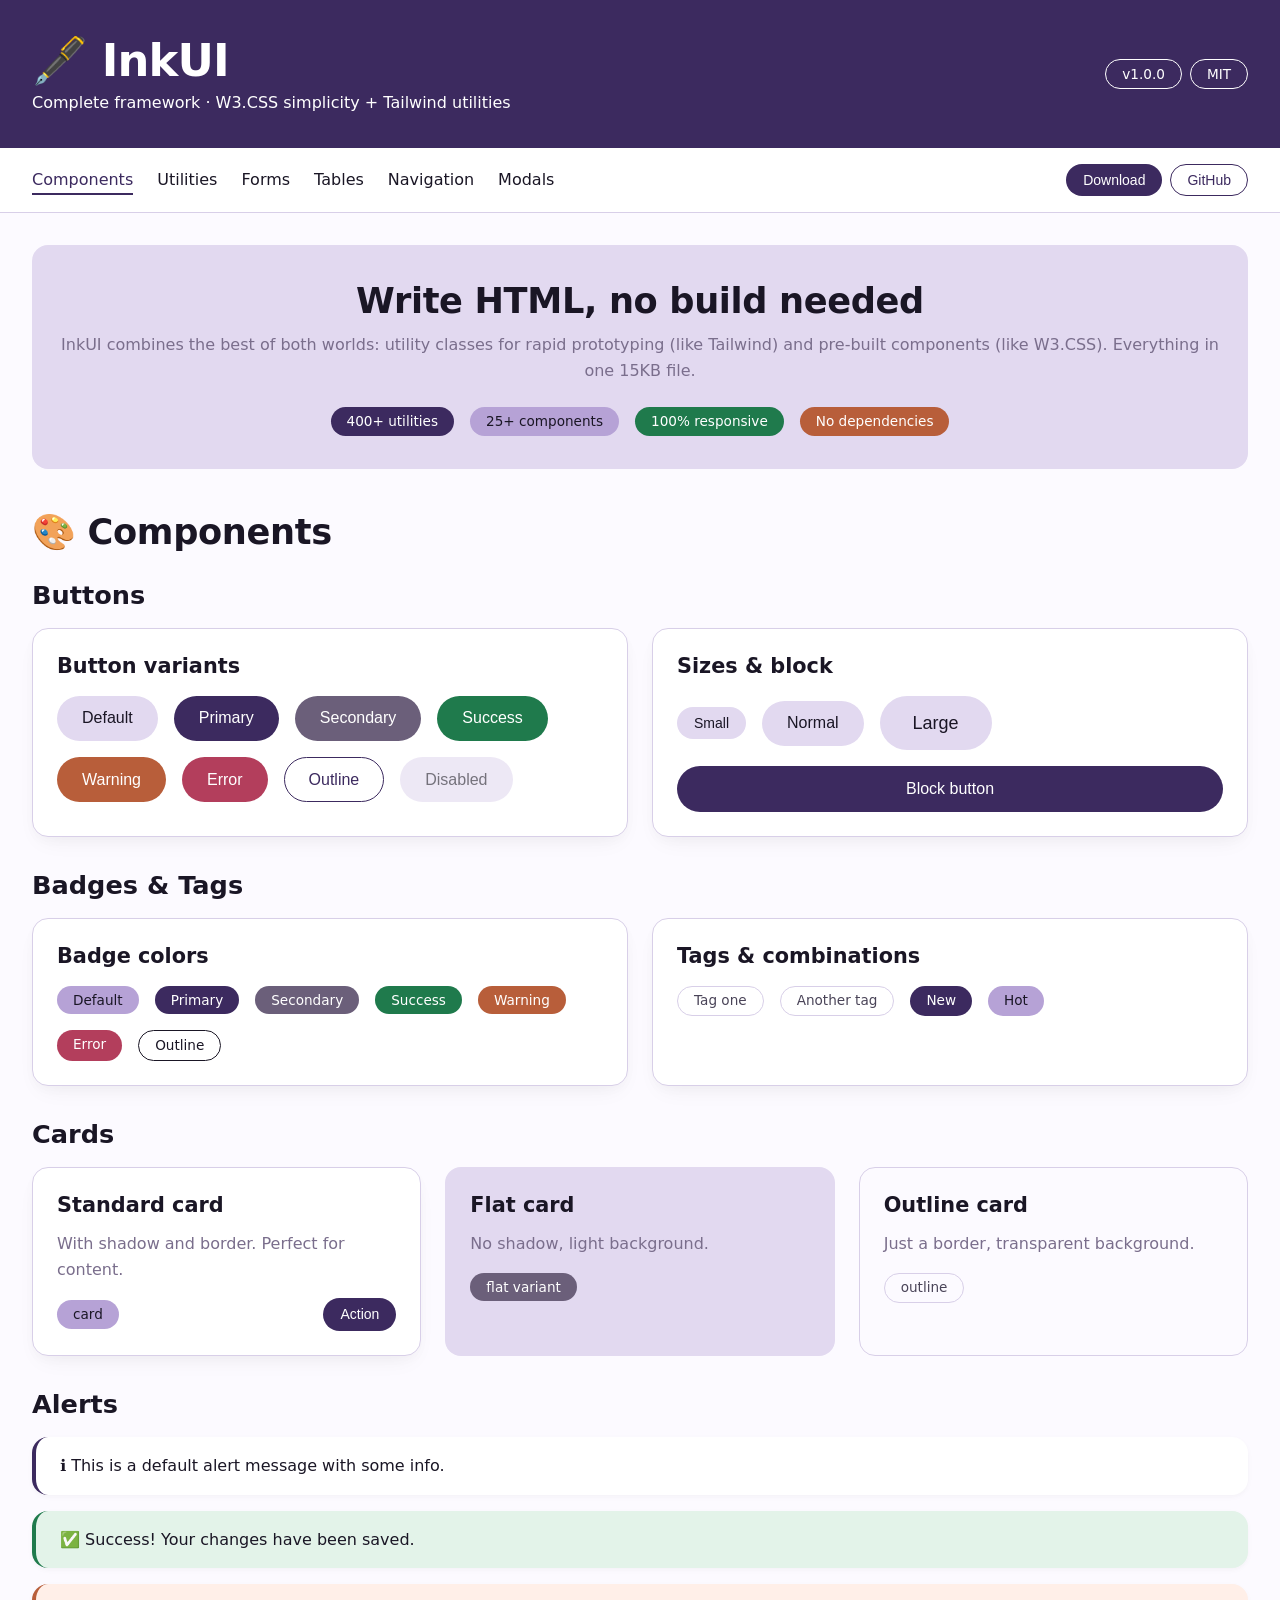
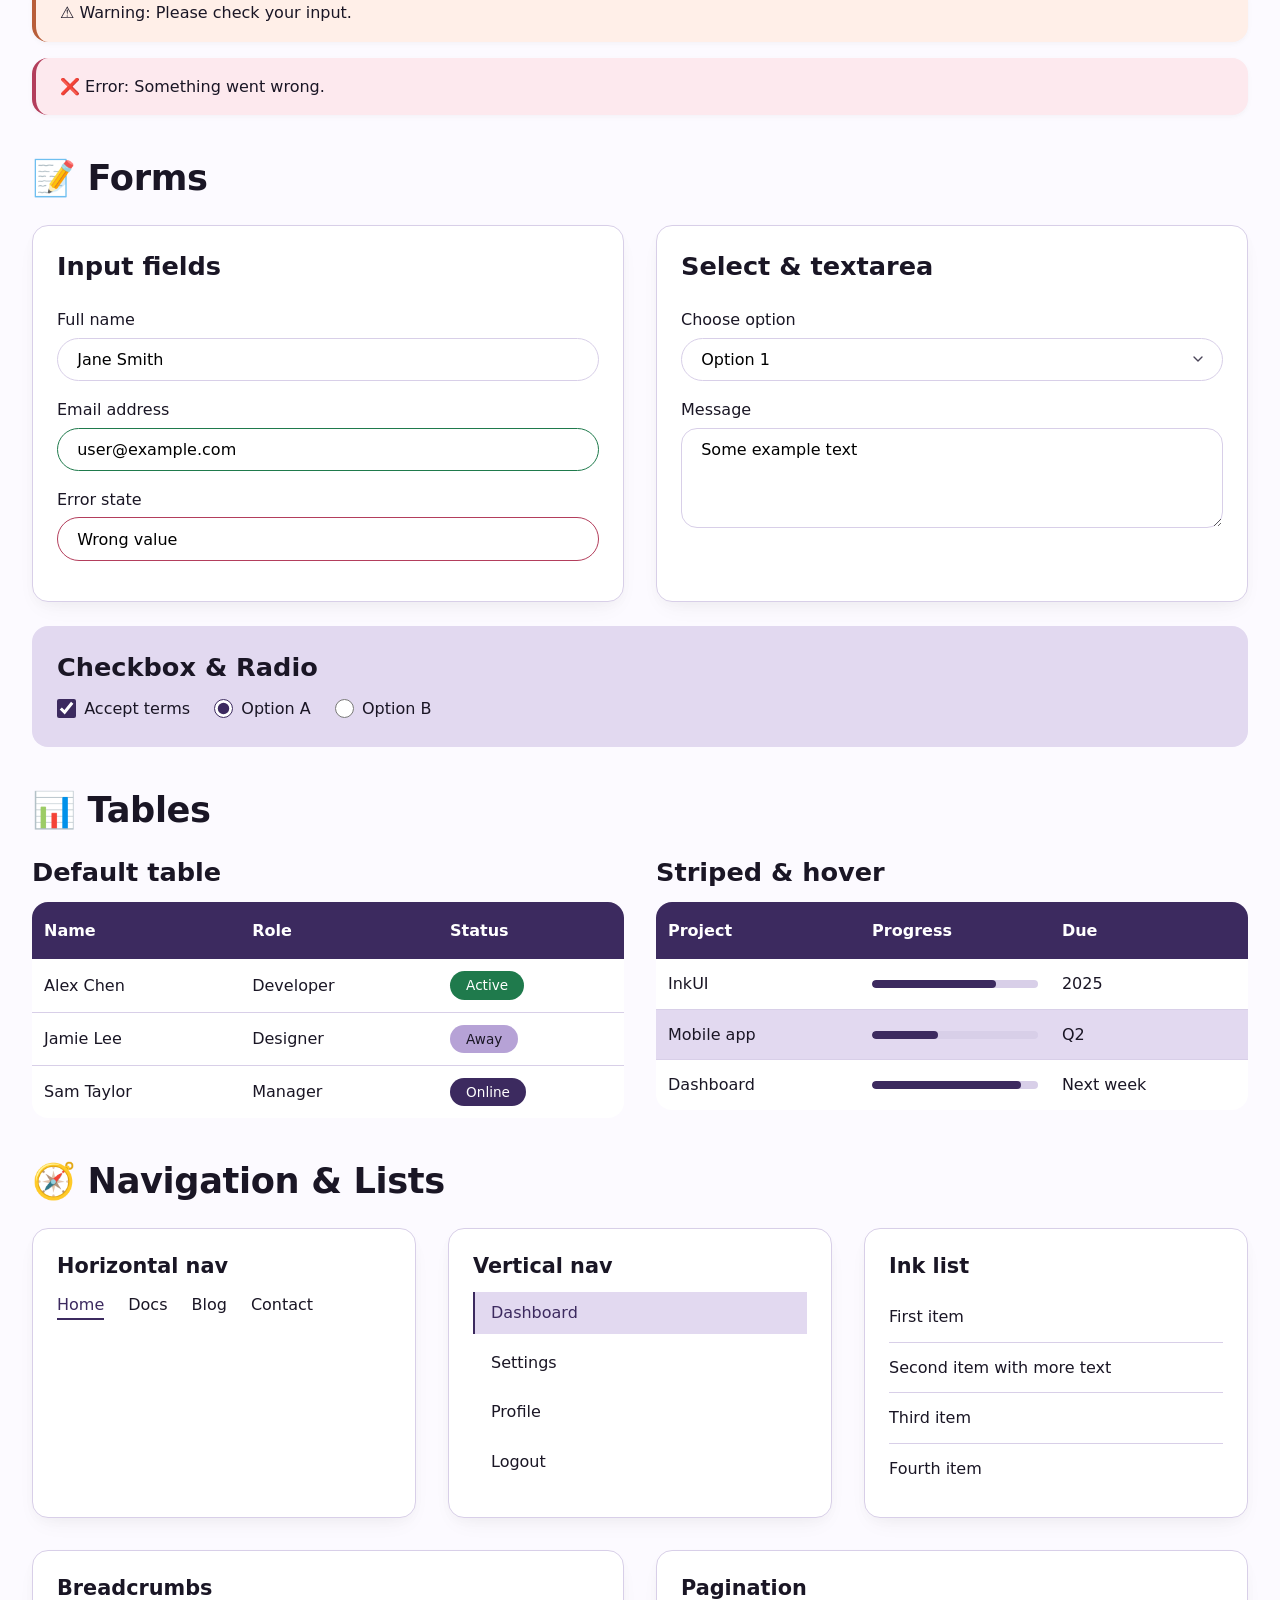
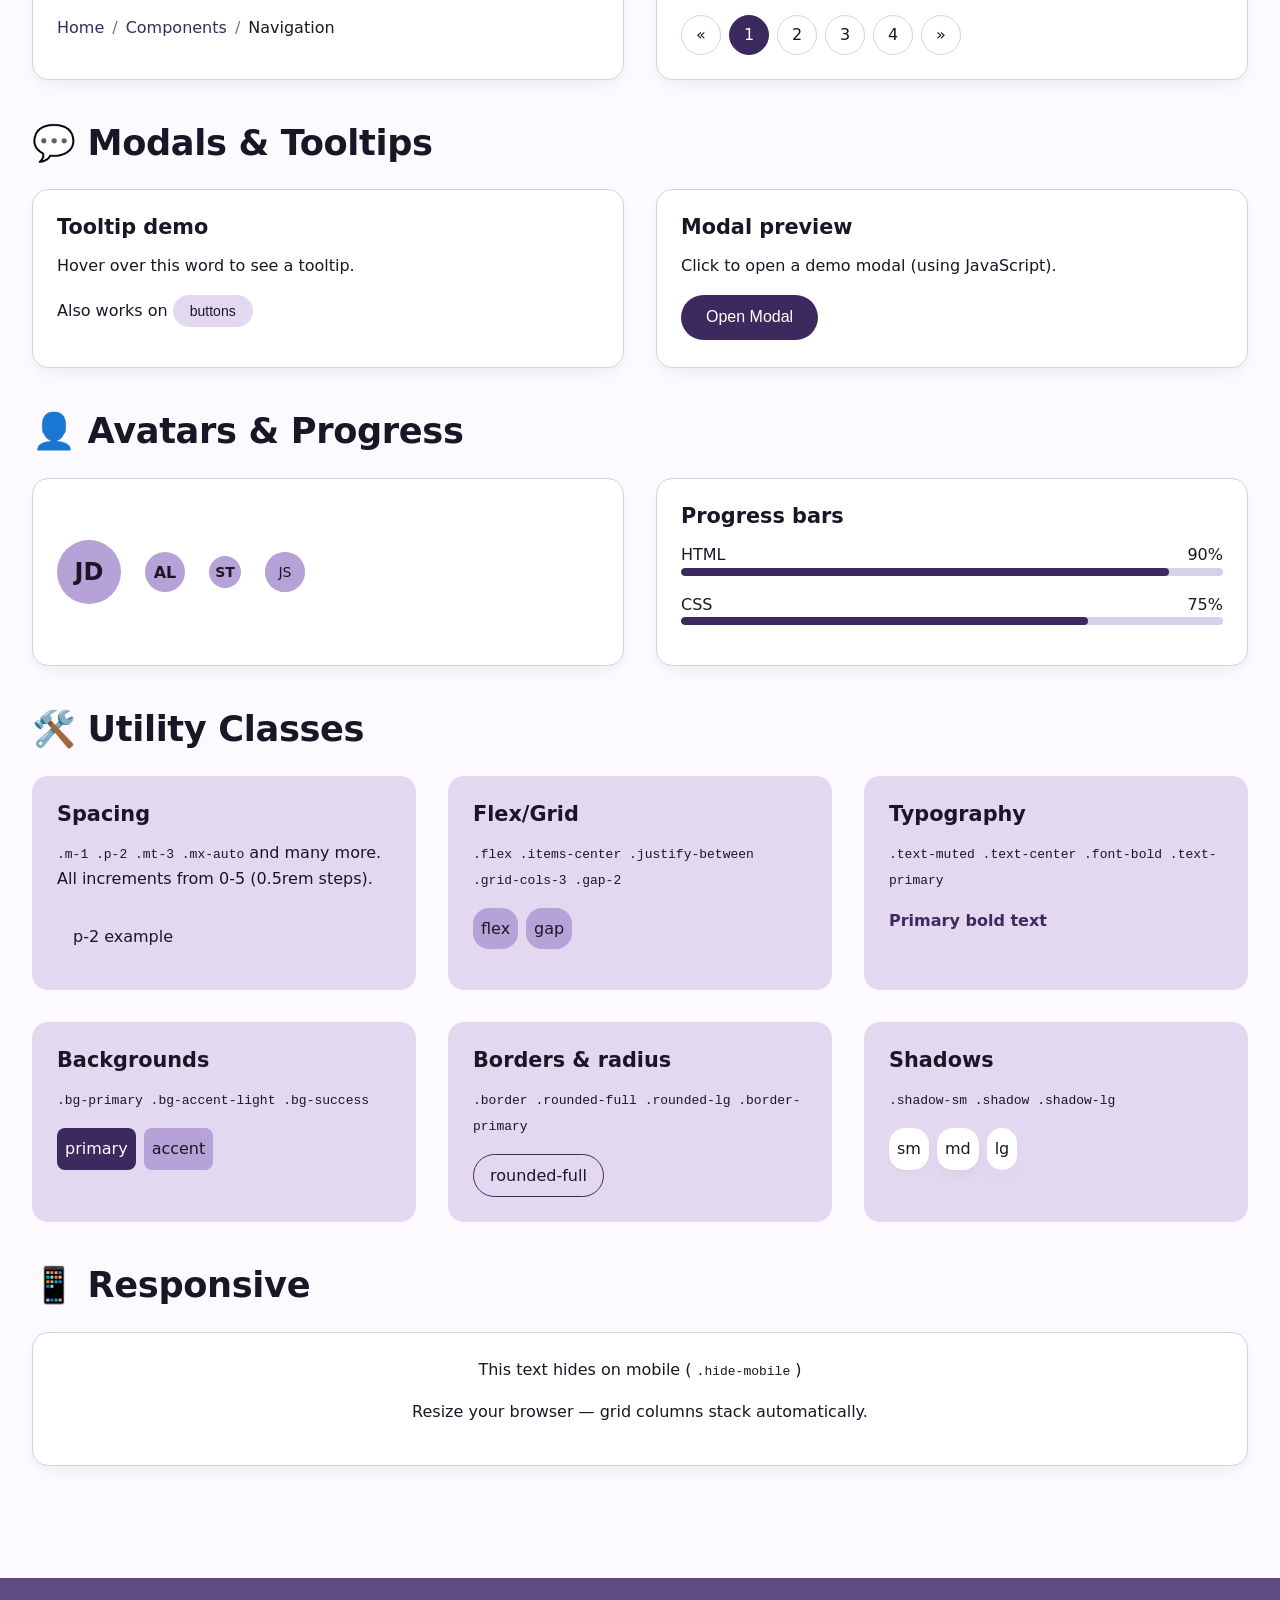
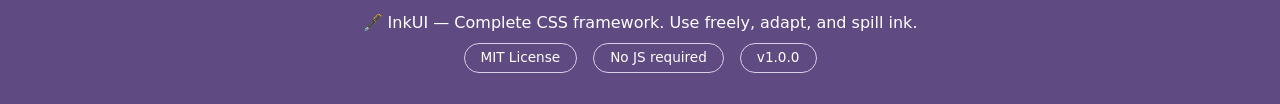
<file: index.html>
<!DOCTYPE html>
<html lang="en">
<head>
  <meta charset="UTF-8">
  <meta name="viewport" content="width=device-width, initial-scale=1.0">
  <title>InkUI · complete framework showcase</title>
 <link rel="stylesheet" href="InkUI.css">
</head>
<body>
  <!-- ===== HERO SECTION ===== -->
  <div class="bg-primary text-white py-4">
    <div class="container">
      <div class="flex items-center justify-between flex-wrap gap-2">
        <div>
          <h1 class="text-white mb-0">🖋️ InkUI</h1>
          <p class="text-accent mb-0">Complete framework · W3.CSS simplicity + Tailwind utilities</p>
        </div>
        <div class="flex gap-1">
          <span class="ink-badge outline text-white">v1.0.0</span>
          <span class="ink-badge outline text-white">MIT</span>
        </div>
      </div>
    </div>
  </div>

  <!-- ===== NAVIGATION ===== -->
  <div class="border-b bg-surface sticky top-0 z-20">
    <div class="container">
      <div class="flex items-center justify-between py-2">
        <ul class="ink-nav">
          <li class="active"><a href="#components">Components</a></li>
          <li><a href="#utilities">Utilities</a></li>
          <li><a href="#forms">Forms</a></li>
          <li><a href="#tables">Tables</a></li>
          <li><a href="#navigation">Navigation</a></li>
          <li><a href="#modals">Modals</a></li>
        </ul>
        <div class="flex gap-1">
          <button class="ink-btn primary small" href="inkui-demo-website.zip">Download</button>
          <button class="ink-btn outline small">GitHub</button>
        </div>
      </div>
    </div>
  </div>

  <main class="container py-4">
    <!-- ===== INTRODUCTION ===== -->
    <section class="mb-5">
      <div class="ink-card flat text-center py-4">
        <h2 class="mb-1">Write HTML, no build needed</h2>
        <p class="text-muted mb-3">InkUI combines the best of both worlds: utility classes for rapid prototyping (like Tailwind) and pre-built components (like W3.CSS). Everything in one 15KB file.</p>
        <div class="flex justify-center gap-2 flex-wrap">
          <span class="ink-badge primary">400+ utilities</span>
          <span class="ink-badge">25+ components</span>
          <span class="ink-badge success">100% responsive</span>
          <span class="ink-badge warning">No dependencies</span>
        </div>
      </div>
    </section>

    <!-- ===== COMPONENTS SECTION ===== -->
    <section id="components" class="mb-5">
      <h2 class="mb-3">🎨 Components</h2>
      
      <!-- Buttons -->
      <h3 class="mb-2">Buttons</h3>
      <div class="grid grid-cols-2 gap-3 mb-4">
        <div class="ink-card">
          <h4 class="mb-2">Button variants</h4>
          <div class="flex flex-wrap gap-2">
            <button class="ink-btn">Default</button>
            <button class="ink-btn primary">Primary</button>
            <button class="ink-btn secondary">Secondary</button>
            <button class="ink-btn success">Success</button>
            <button class="ink-btn warning">Warning</button>
            <button class="ink-btn error">Error</button>
            <button class="ink-btn outline">Outline</button>
            <button class="ink-btn" disabled>Disabled</button>
          </div>
        </div>
        <div class="ink-card">
          <h4 class="mb-2">Sizes & block</h4>
          <div class="flex flex-wrap gap-2 items-center">
            <button class="ink-btn small">Small</button>
            <button class="ink-btn">Normal</button>
            <button class="ink-btn large">Large</button>
            <button class="ink-btn primary block">Block button</button>
          </div>
        </div>
      </div>

      <!-- Badges & Tags -->
      <h3 class="mb-2">Badges & Tags</h3>
      <div class="grid grid-cols-2 gap-3 mb-4">
        <div class="ink-card">
          <h4 class="mb-2">Badge colors</h4>
          <div class="flex flex-wrap gap-2">
            <span class="ink-badge">Default</span>
            <span class="ink-badge primary">Primary</span>
            <span class="ink-badge secondary">Secondary</span>
            <span class="ink-badge success">Success</span>
            <span class="ink-badge warning">Warning</span>
            <span class="ink-badge error">Error</span>
            <span class="ink-badge outline">Outline</span>
          </div>
        </div>
        <div class="ink-card">
          <h4 class="mb-2">Tags & combinations</h4>
          <div class="flex flex-wrap gap-2">
            <span class="ink-tag">Tag one</span>
            <span class="ink-tag">Another tag</span>
            <span class="ink-badge primary">New</span>
            <span class="ink-badge">Hot</span>
          </div>
        </div>
      </div>

      <!-- Cards -->
      <h3 class="mb-2">Cards</h3>
      <div class="grid grid-cols-3 gap-3 mb-4">
        <div class="ink-card">
          <h4>Standard card</h4>
          <p class="text-muted">With shadow and border. Perfect for content.</p>
          <div class="flex justify-between items-center">
            <span class="ink-badge">card</span>
            <button class="ink-btn primary small">Action</button>
          </div>
        </div>
        <div class="ink-card flat">
          <h4>Flat card</h4>
          <p class="text-muted">No shadow, light background.</p>
          <span class="ink-badge secondary">flat variant</span>
        </div>
        <div class="ink-card outline">
          <h4>Outline card</h4>
          <p class="text-muted">Just a border, transparent background.</p>
          <span class="ink-tag">outline</span>
        </div>
      </div>

      <!-- Alerts -->
      <h3 class="mb-2">Alerts</h3>
      <div class="mb-4">
        <div class="ink-alert">ℹ️ This is a default alert message with some info.</div>
        <div class="ink-alert success">✅ Success! Your changes have been saved.</div>
        <div class="ink-alert warning">⚠️ Warning: Please check your input.</div>
        <div class="ink-alert error">❌ Error: Something went wrong.</div>
      </div>
    </section>

    <!-- ===== FORMS SECTION ===== -->
    <section id="forms" class="mb-5">
      <h2 class="mb-3">📝 Forms</h2>
      <div class="grid grid-cols-2 gap-4">
        <div class="ink-card">
          <h3 class="mb-3">Input fields</h3>
          <div class="mb-2">
            <label class="ink-label" for="name">Full name</label>
            <input class="ink-input" id="name" placeholder="John Doe" value="Jane Smith">
          </div>
          <div class="mb-2">
            <label class="ink-label" for="email">Email address</label>
            <input class="ink-input success" id="email" type="email" value="user@example.com">
          </div>
          <div class="mb-2">
            <label class="ink-label" for="error">Error state</label>
            <input class="ink-input error" id="error" placeholder="This field is required" value="Wrong value">
          </div>
        </div>
        <div class="ink-card">
          <h3 class="mb-3">Select & textarea</h3>
          <div class="mb-2">
            <label class="ink-label" for="select">Choose option</label>
            <select class="ink-select" id="select">
              <option>Option 1</option>
              <option>Option 2</option>
              <option>Option 3</option>
            </select>
          </div>
          <div class="mb-2">
            <label class="ink-label" for="message">Message</label>
            <textarea class="ink-textarea" id="message" placeholder="Type your message here...">Some example text</textarea>
          </div>
        </div>
      </div>
      <div class="ink-card flat mt-3">
        <h3>Checkbox & Radio</h3>
        <div class="flex gap-3">
          <label class="flex items-center">
            <input type="checkbox" class="ink-checkbox" checked> Accept terms
          </label>
          <label class="flex items-center">
            <input type="radio" name="radio" class="ink-radio" checked> Option A
          </label>
          <label class="flex items-center">
            <input type="radio" name="radio" class="ink-radio"> Option B
          </label>
        </div>
      </div>
    </section>

    <!-- ===== TABLES SECTION ===== -->
    <section id="tables" class="mb-5">
      <h2 class="mb-3">📊 Tables</h2>
      <div class="grid grid-cols-2 gap-4">
        <div>
          <h3>Default table</h3>
          <table class="ink-table">
            <thead>
              <tr><th>Name</th><th>Role</th><th>Status</th></tr>
            </thead>
            <tbody>
              <tr><td>Alex Chen</td><td>Developer</td><td><span class="ink-badge success">Active</span></td></tr>
              <tr><td>Jamie Lee</td><td>Designer</td><td><span class="ink-badge">Away</span></td></tr>
              <tr><td>Sam Taylor</td><td>Manager</td><td><span class="ink-badge primary">Online</span></td></tr>
            </tbody>
          </table>
        </div>
        <div>
          <h3>Striped & hover</h3>
          <table class="ink-table striped hover">
            <thead>
              <tr><th>Project</th><th>Progress</th><th>Due</th></tr>
            </thead>
            <tbody>
              <tr><td>InkUI</td><td><div class="ink-progress"><div class="ink-progress-bar" style="width: 75%"></div></div></td><td>2025</td></tr>
              <tr><td>Mobile app</td><td><div class="ink-progress"><div class="ink-progress-bar" style="width: 40%"></div></div></td><td>Q2</td></tr>
              <tr><td>Dashboard</td><td><div class="ink-progress"><div class="ink-progress-bar" style="width: 90%"></div></div></td><td>Next week</td></tr>
            </tbody>
          </table>
        </div>
      </div>
    </section>

    <!-- ===== NAVIGATION & LISTS ===== -->
    <section id="navigation" class="mb-5">
      <h2 class="mb-3">🧭 Navigation & Lists</h2>
      <div class="grid grid-cols-3 gap-4">
        <div class="ink-card">
          <h4>Horizontal nav</h4>
          <ul class="ink-nav">
            <li class="active"><a href="#">Home</a></li>
            <li><a href="#">Docs</a></li>
            <li><a href="#">Blog</a></li>
            <li><a href="#">Contact</a></li>
          </ul>
        </div>
        <div class="ink-card">
          <h4>Vertical nav</h4>
          <ul class="ink-nav vertical">
            <li class="active"><a href="#">Dashboard</a></li>
            <li><a href="#">Settings</a></li>
            <li><a href="#">Profile</a></li>
            <li><a href="#">Logout</a></li>
          </ul>
        </div>
        <div class="ink-card">
          <h4>Ink list</h4>
          <ul class="ink-list">
            <li>First item</li>
            <li>Second item with more text</li>
            <li>Third item</li>
            <li>Fourth item</li>
          </ul>
        </div>
      </div>

      <div class="grid grid-cols-2 gap-4 mt-4">
        <div class="ink-card">
          <h4>Breadcrumbs</h4>
          <ul class="ink-breadcrumbs">
            <li><a href="#">Home</a></li>
            <li><a href="#">Components</a></li>
            <li>Navigation</li>
          </ul>
        </div>
        <div class="ink-card">
          <h4>Pagination</h4>
          <ul class="ink-pagination">
            <li><a href="#">«</a></li>
            <li class="active"><span>1</span></li>
            <li><a href="#">2</a></li>
            <li><a href="#">3</a></li>
            <li><a href="#">4</a></li>
            <li><a href="#">»</a></li>
          </ul>
        </div>
      </div>
    </section>

    <!-- ===== MODALS & TOOLTIPS ===== -->
    <section id="modals" class="mb-5">
      <h2 class="mb-3">💬 Modals & Tooltips</h2>
      <div class="grid grid-cols-2 gap-4">
        <div class="ink-card">
          <h4>Tooltip demo</h4>
          <p>Hover over this <span class="ink-tooltip">word<span class="tooltip-text">I'm a tooltip!</span></span> to see a tooltip.</p>
          <p>Also works on <button class="ink-tooltip ink-btn small">buttons<span class="tooltip-text">Click me!</span></button></p>
        </div>
        <div class="ink-card">
          <h4>Modal preview</h4>
          <p>Click to open a demo modal (using JavaScript).</p>
          <button class="ink-btn primary" onclick="document.getElementById('demoModal').style.display='flex'">Open Modal</button>
        </div>
      </div>
    </section>

    <!-- ===== AVATARS & PROGRESS ===== -->
    <section class="mb-5">
      <h2 class="mb-3">👤 Avatars & Progress</h2>
      <div class="grid grid-cols-2 gap-4">
        <div class="ink-card flex items-center gap-3">
          <div class="ink-avatar large">JD</div>
          <div class="ink-avatar">AL</div>
          <div class="ink-avatar small">ST</div>
          <div class="ink-avatar">
            <img src="data:image/svg+xml,%3Csvg xmlns='http://www.w3.org/2000/svg' width='40' height='40' viewBox='0 0 40 40'%3E%3Ccircle cx='20' cy='20' r='20' fill='%23b6a2d6'/%3E%3Ctext x='20' y='25' text-anchor='middle' fill='%231a1625' font-size='14' font-family='system-ui'%3EJS%3C/text%3E%3C/svg%3E" alt="avatar">
          </div>
        </div>
        <div class="ink-card">
          <h4>Progress bars</h4>
          <div class="mb-2">
            <div class="flex justify-between"><span>HTML</span><span>90%</span></div>
            <div class="ink-progress"><div class="ink-progress-bar" style="width: 90%"></div></div>
          </div>
          <div class="mb-2">
            <div class="flex justify-between"><span>CSS</span><span>75%</span></div>
            <div class="ink-progress"><div class="ink-progress-bar" style="width: 75%"></div></div>
          </div>
        </div>
      </div>
    </section>

    <!-- ===== UTILITIES SECTION ===== -->
    <section id="utilities" class="mb-5">
      <h2 class="mb-3">🛠️ Utility Classes</h2>
      <div class="grid grid-cols-3 gap-4">
        <div class="ink-card flat">
          <h4>Spacing</h4>
          <p><code>.m-1 .p-2 .mt-3 .mx-auto</code> and many more. All increments from 0-5 (0.5rem steps).</p>
          <div class="bg-accent-light p-2 rounded">p-2 example</div>
        </div>
        <div class="ink-card flat">
          <h4>Flex/Grid</h4>
          <p><code>.flex .items-center .justify-between .grid-cols-3 .gap-2</code></p>
          <div class="flex gap-1">
            <div class="bg-accent p-1 rounded">flex</div>
            <div class="bg-accent p-1 rounded">gap</div>
          </div>
        </div>
        <div class="ink-card flat">
          <h4>Typography</h4>
          <p><code>.text-muted .text-center .font-bold .text-primary</code></p>
          <p class="text-primary font-bold">Primary bold text</p>
        </div>
        <div class="ink-card flat">
          <h4>Backgrounds</h4>
          <p><code>.bg-primary .bg-accent-light .bg-success</code></p>
          <div class="flex gap-1">
            <div class="bg-primary p-1 rounded-sm text-white">primary</div>
            <div class="bg-accent p-1 rounded-sm">accent</div>
          </div>
        </div>
        <div class="ink-card flat">
          <h4>Borders & radius</h4>
          <p><code>.border .rounded-full .rounded-lg .border-primary</code></p>
          <div class="border border-primary rounded-full px-2 py-1 d-inline-block">rounded-full</div>
        </div>
        <div class="ink-card flat">
          <h4>Shadows</h4>
          <p><code>.shadow-sm .shadow .shadow-lg</code></p>
          <div class="flex gap-1">
            <div class="shadow-sm p-1 bg-surface rounded">sm</div>
            <div class="shadow p-1 bg-surface rounded">md</div>
            <div class="shadow-lg p-1 bg-surface rounded">lg</div>
          </div>
        </div>
      </div>
    </section>

    <!-- ===== RESPONSIVE DEMO ===== -->
    <section class="mb-5">
      <h2 class="mb-3">📱 Responsive</h2>
      <div class="ink-card text-center">
        <p class="hide-mobile">This text hides on mobile ( <code>.hide-mobile</code> )</p>
        <p>Resize your browser — grid columns stack automatically.</p>
      </div>
    </section>
  </main>

  <!-- ===== DEMO MODAL ===== -->
  <div id="demoModal" class="ink-modal-overlay" style="display: none;" onclick="if(event.target===this)this.style.display='none'">
    <div class="ink-modal">
      <button class="close" onclick="document.getElementById('demoModal').style.display='none'">&times;</button>
      <h3>InkUI Modal</h3>
      <p>This is a modal dialog built with InkUI classes. Click outside or the close button to dismiss.</p>
      <div class="flex justify-end gap-2 mt-3">
        <button class="ink-btn outline" onclick="document.getElementById('demoModal').style.display='none'">Cancel</button>
        <button class="ink-btn primary">Confirm</button>
      </div>
    </div>
  </div>

  <!-- ===== FOOTER ===== -->
  <footer class="bg-primary-light text-white py-4 mt-5">
    <div class="container text-center">
      <p class="mb-1">🖋️ InkUI — Complete CSS framework. Use freely, adapt, and spill ink.</p>
      <div class="flex justify-center gap-2">
        <span class="ink-tag outline text-white">MIT License</span>
        <span class="ink-tag outline text-white">No JS required</span>
        <span class="ink-tag outline text-white">v1.0.0</span>
      </div>
    </div>
  </footer>

  <!-- Simple script just for modal -->
  <script>
    // Close modal with ESC key
    document.addEventListener('keydown', function(e) {
      if (e.key === 'Escape') {
        document.getElementById('demoModal').style.display = 'none';
      }
    });
  </script>
</body>
</html>
</file>
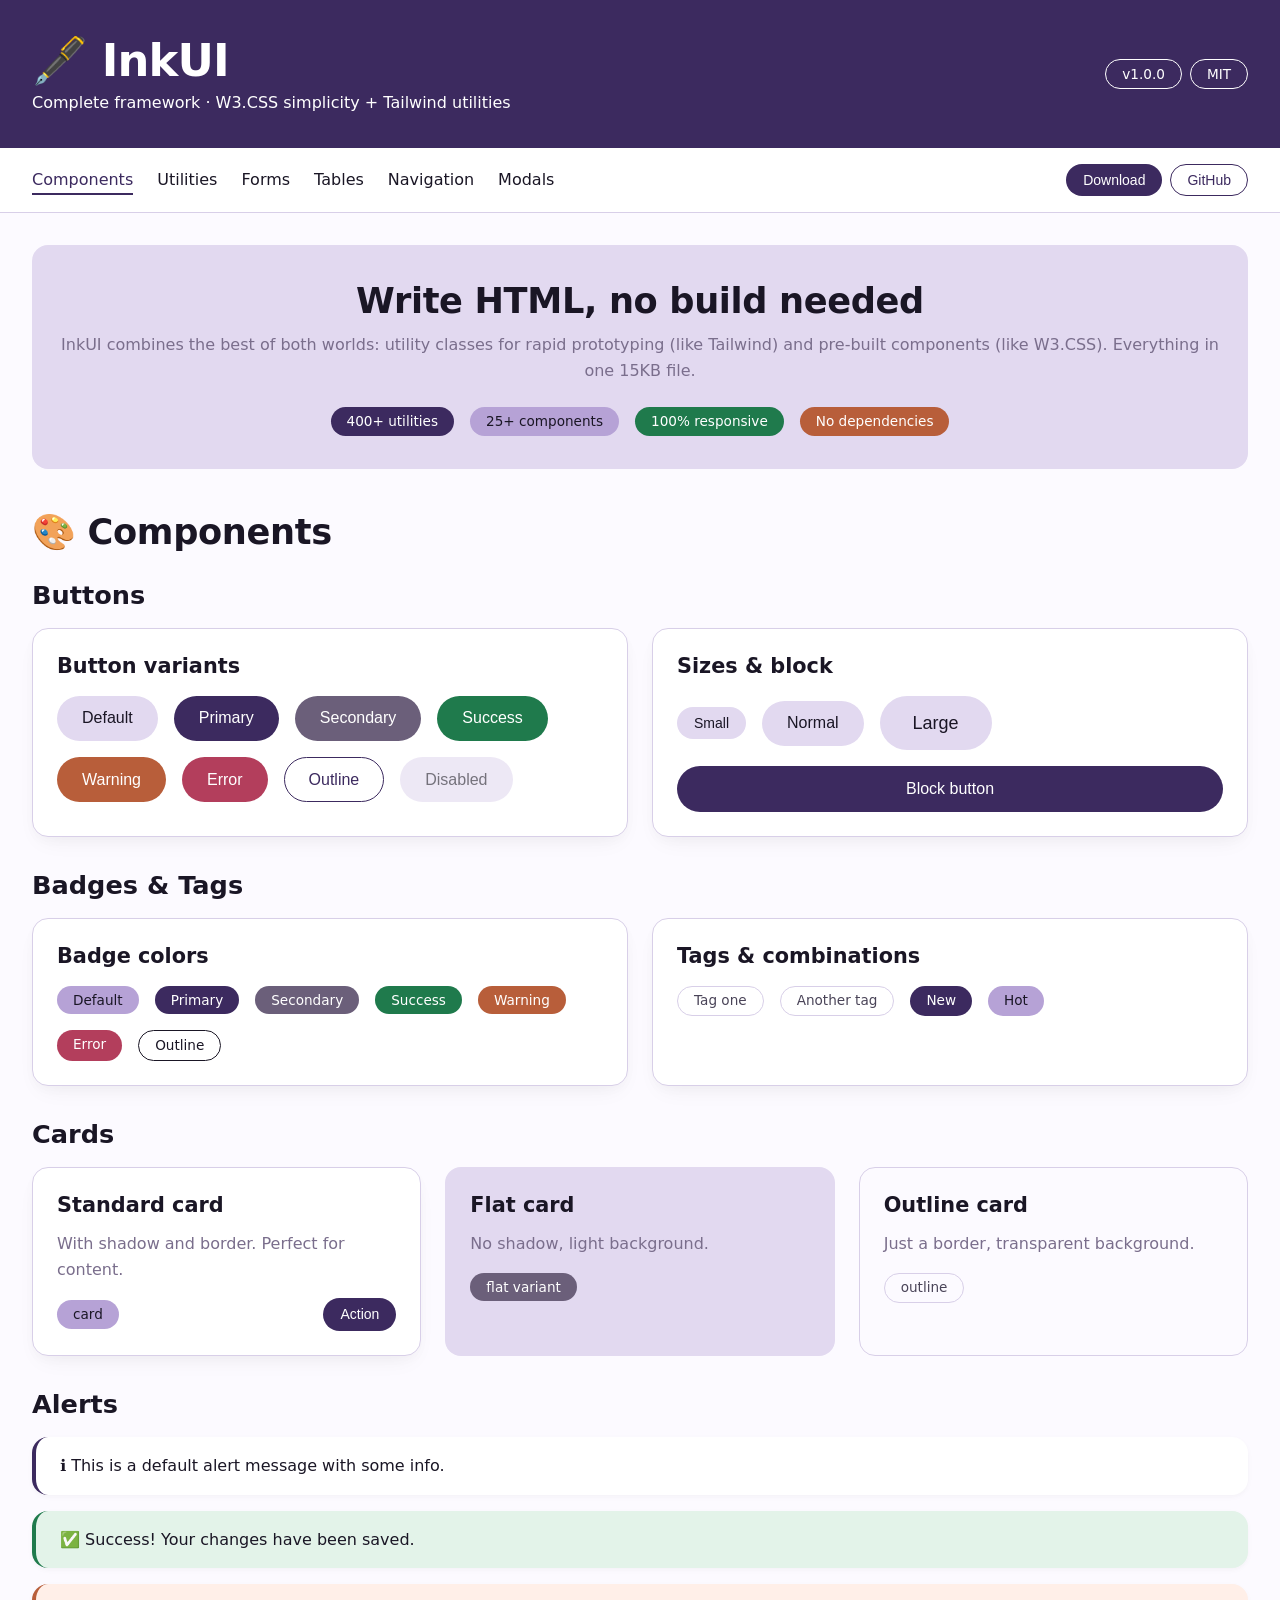
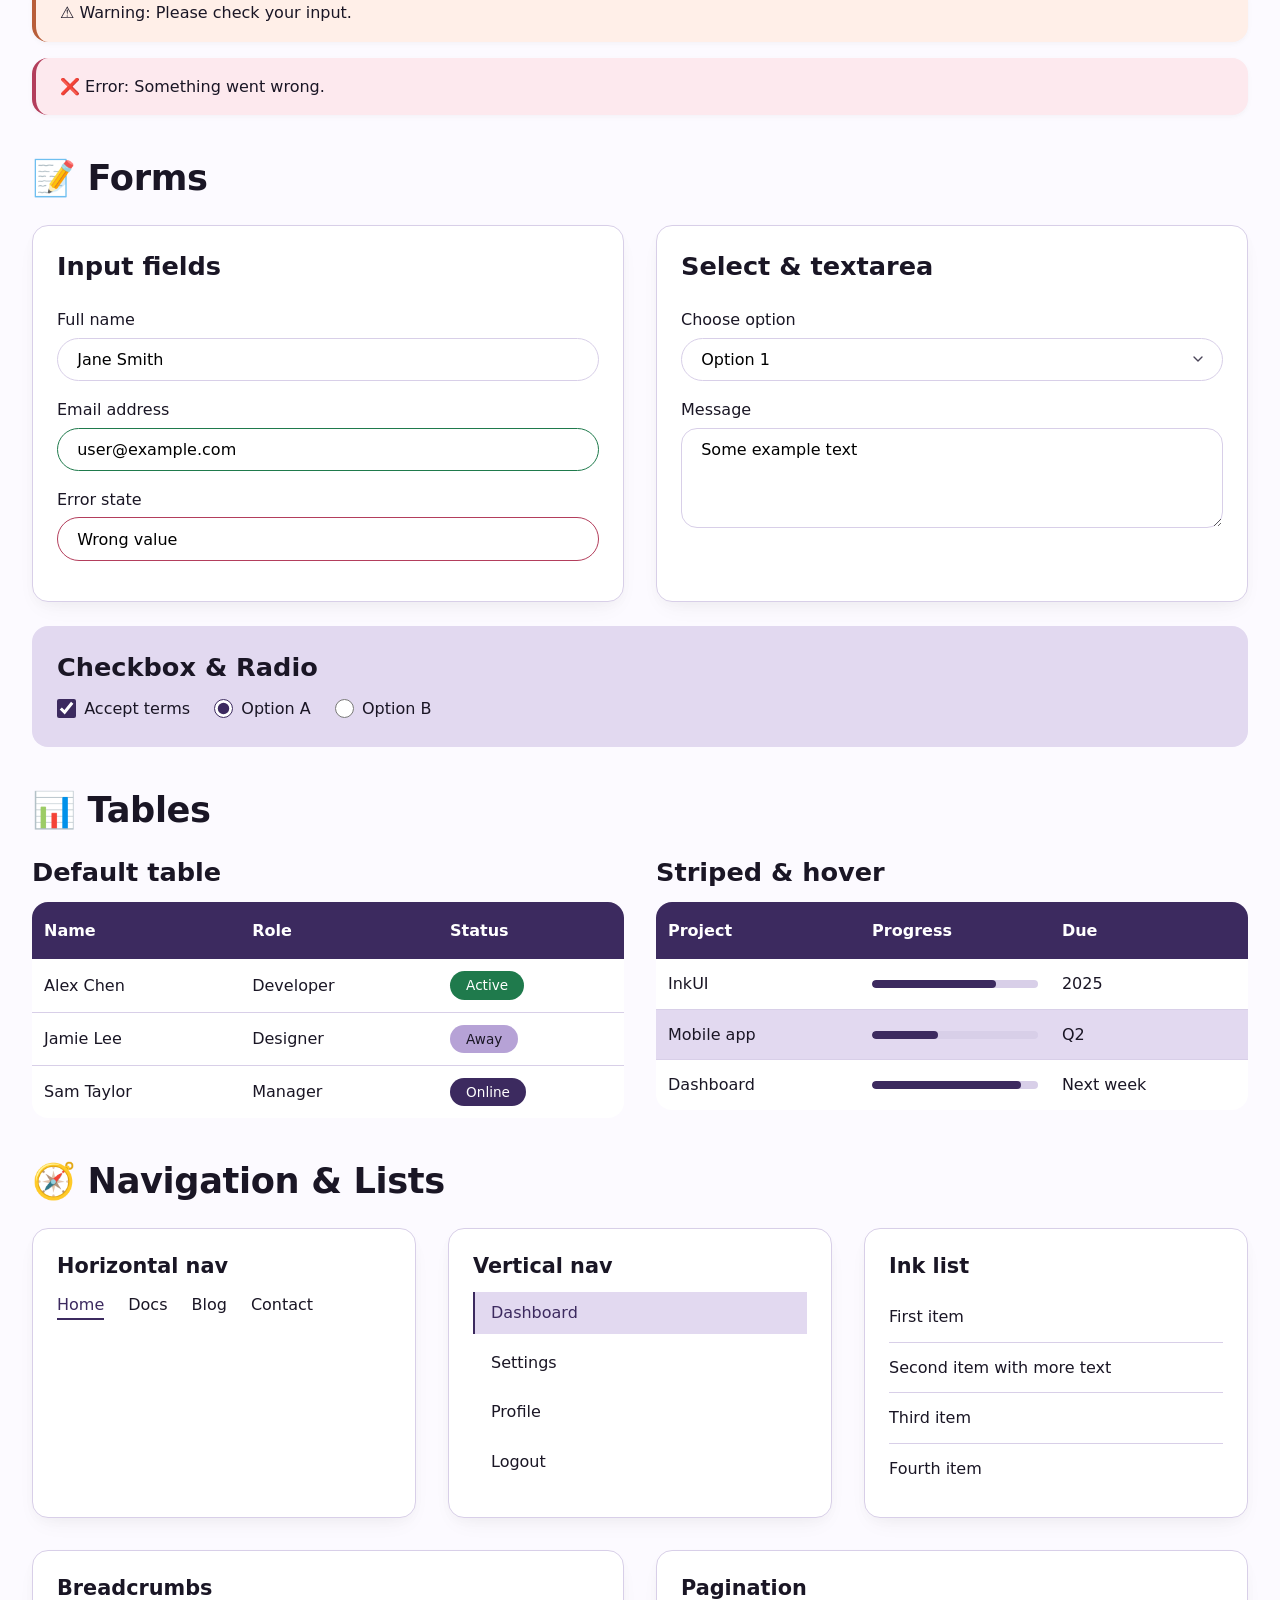
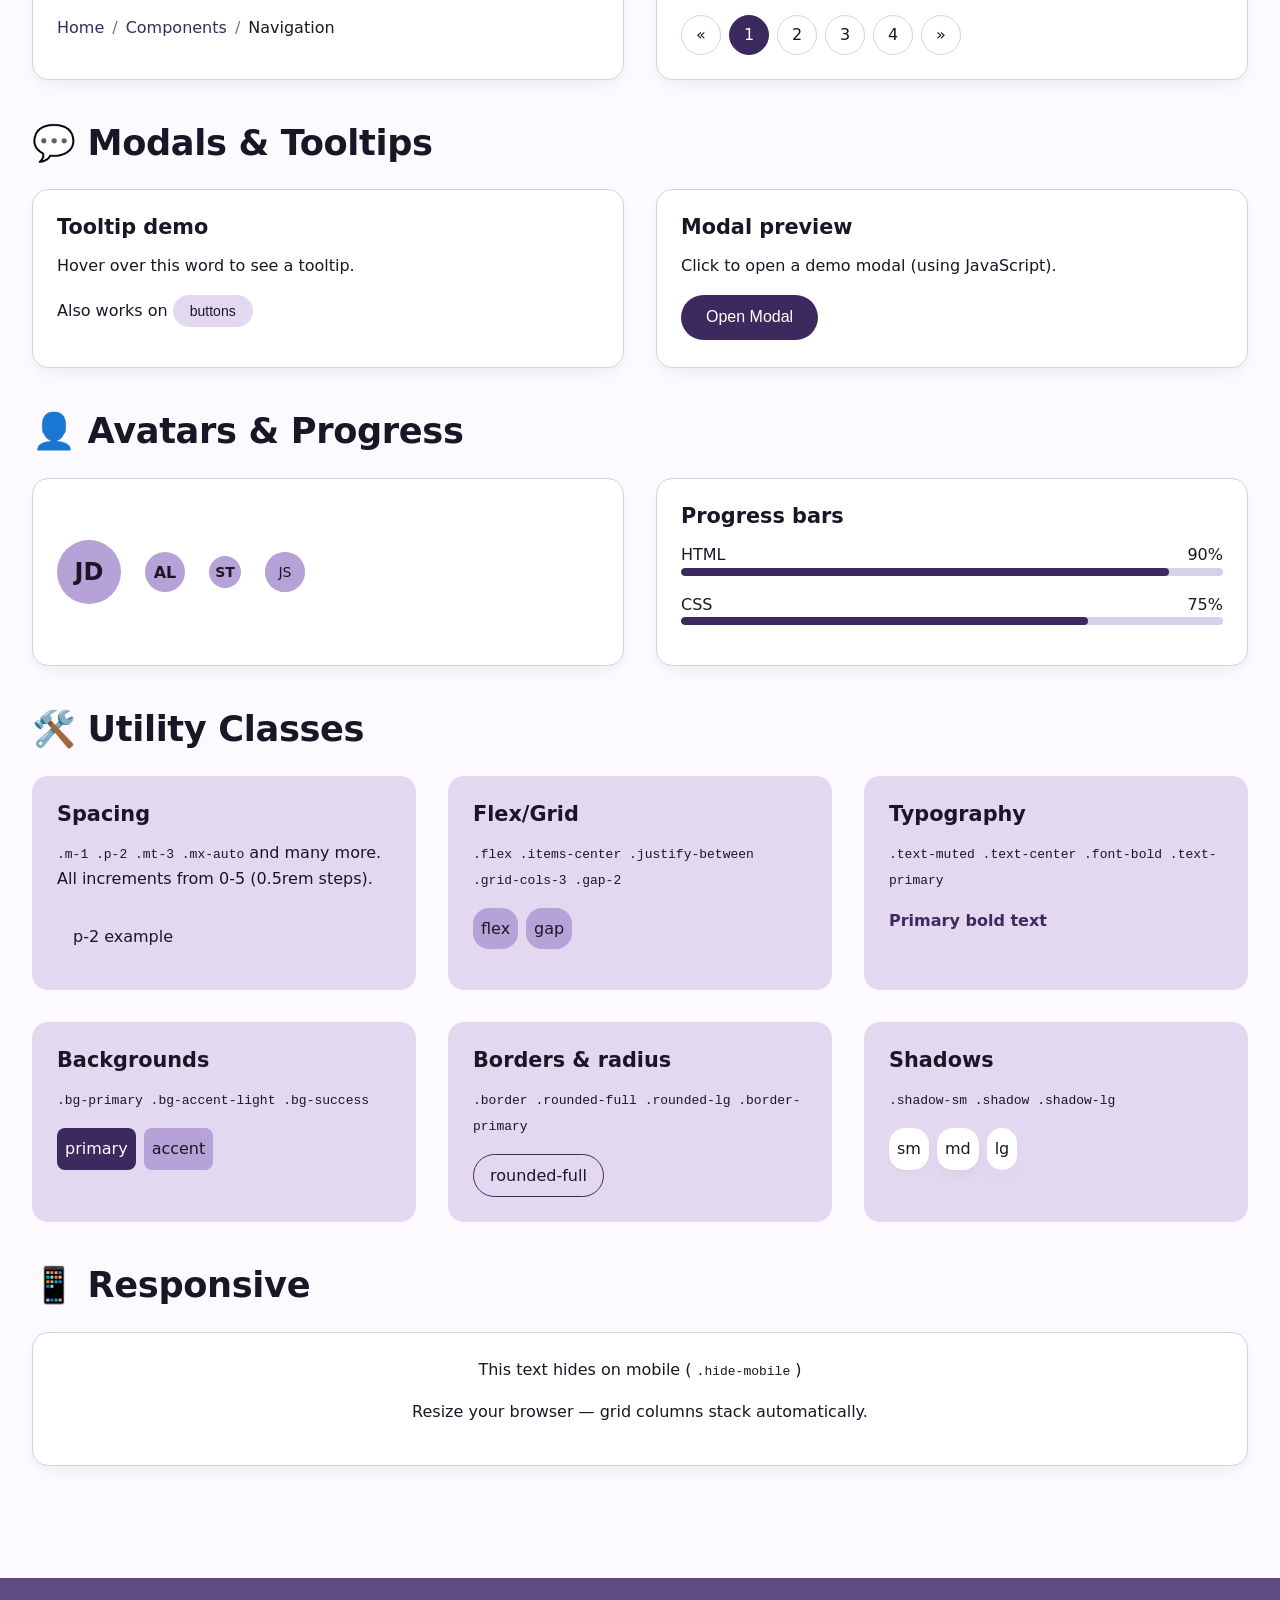
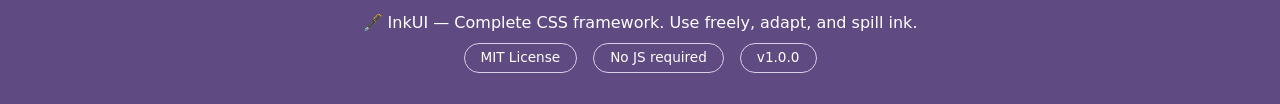
<file: inkUI.html>
<!DOCTYPE html>
<html lang="en">
<head>
  <meta charset="UTF-8">
  <meta name="viewport" content="width=device-width, initial-scale=1.0">
  <title>InkUI · complete framework showcase</title>
 <link rel="stylesheet" href="InkUI.css">
</head>
<body>
  <!-- ===== HERO SECTION ===== -->
  <div class="bg-primary text-white py-4">
    <div class="container">
      <div class="flex items-center justify-between flex-wrap gap-2">
        <div>
          <h1 class="text-white mb-0">🖋️ InkUI</h1>
          <p class="text-accent mb-0">Complete framework · W3.CSS simplicity + Tailwind utilities</p>
        </div>
        <div class="flex gap-1">
          <span class="ink-badge outline text-white">v1.0.0</span>
          <span class="ink-badge outline text-white">MIT</span>
        </div>
      </div>
    </div>
  </div>

  <!-- ===== NAVIGATION ===== -->
  <div class="border-b bg-surface sticky top-0 z-20">
    <div class="container">
      <div class="flex items-center justify-between py-2">
        <ul class="ink-nav">
          <li class="active"><a href="#components">Components</a></li>
          <li><a href="#utilities">Utilities</a></li>
          <li><a href="#forms">Forms</a></li>
          <li><a href="#tables">Tables</a></li>
          <li><a href="#navigation">Navigation</a></li>
          <li><a href="#modals">Modals</a></li>
        </ul>
        <div class="flex gap-1">
          <button class="ink-btn primary small">Download</button>
          <button class="ink-btn outline small">GitHub</button>
        </div>
      </div>
    </div>
  </div>

  <main class="container py-4">
    <!-- ===== INTRODUCTION ===== -->
    <section class="mb-5">
      <div class="ink-card flat text-center py-4">
        <h2 class="mb-1">Write HTML, no build needed</h2>
        <p class="text-muted mb-3">InkUI combines the best of both worlds: utility classes for rapid prototyping (like Tailwind) and pre-built components (like W3.CSS). Everything in one 15KB file.</p>
        <div class="flex justify-center gap-2 flex-wrap">
          <span class="ink-badge primary">400+ utilities</span>
          <span class="ink-badge">25+ components</span>
          <span class="ink-badge success">100% responsive</span>
          <span class="ink-badge warning">No dependencies</span>
        </div>
      </div>
    </section>

    <!-- ===== COMPONENTS SECTION ===== -->
    <section id="components" class="mb-5">
      <h2 class="mb-3">🎨 Components</h2>
      
      <!-- Buttons -->
      <h3 class="mb-2">Buttons</h3>
      <div class="grid grid-cols-2 gap-3 mb-4">
        <div class="ink-card">
          <h4 class="mb-2">Button variants</h4>
          <div class="flex flex-wrap gap-2">
            <button class="ink-btn">Default</button>
            <button class="ink-btn primary">Primary</button>
            <button class="ink-btn secondary">Secondary</button>
            <button class="ink-btn success">Success</button>
            <button class="ink-btn warning">Warning</button>
            <button class="ink-btn error">Error</button>
            <button class="ink-btn outline">Outline</button>
            <button class="ink-btn" disabled>Disabled</button>
          </div>
        </div>
        <div class="ink-card">
          <h4 class="mb-2">Sizes & block</h4>
          <div class="flex flex-wrap gap-2 items-center">
            <button class="ink-btn small">Small</button>
            <button class="ink-btn">Normal</button>
            <button class="ink-btn large">Large</button>
            <button class="ink-btn primary block">Block button</button>
          </div>
        </div>
      </div>

      <!-- Badges & Tags -->
      <h3 class="mb-2">Badges & Tags</h3>
      <div class="grid grid-cols-2 gap-3 mb-4">
        <div class="ink-card">
          <h4 class="mb-2">Badge colors</h4>
          <div class="flex flex-wrap gap-2">
            <span class="ink-badge">Default</span>
            <span class="ink-badge primary">Primary</span>
            <span class="ink-badge secondary">Secondary</span>
            <span class="ink-badge success">Success</span>
            <span class="ink-badge warning">Warning</span>
            <span class="ink-badge error">Error</span>
            <span class="ink-badge outline">Outline</span>
          </div>
        </div>
        <div class="ink-card">
          <h4 class="mb-2">Tags & combinations</h4>
          <div class="flex flex-wrap gap-2">
            <span class="ink-tag">Tag one</span>
            <span class="ink-tag">Another tag</span>
            <span class="ink-badge primary">New</span>
            <span class="ink-badge">Hot</span>
          </div>
        </div>
      </div>

      <!-- Cards -->
      <h3 class="mb-2">Cards</h3>
      <div class="grid grid-cols-3 gap-3 mb-4">
        <div class="ink-card">
          <h4>Standard card</h4>
          <p class="text-muted">With shadow and border. Perfect for content.</p>
          <div class="flex justify-between items-center">
            <span class="ink-badge">card</span>
            <button class="ink-btn primary small">Action</button>
          </div>
        </div>
        <div class="ink-card flat">
          <h4>Flat card</h4>
          <p class="text-muted">No shadow, light background.</p>
          <span class="ink-badge secondary">flat variant</span>
        </div>
        <div class="ink-card outline">
          <h4>Outline card</h4>
          <p class="text-muted">Just a border, transparent background.</p>
          <span class="ink-tag">outline</span>
        </div>
      </div>

      <!-- Alerts -->
      <h3 class="mb-2">Alerts</h3>
      <div class="mb-4">
        <div class="ink-alert">ℹ️ This is a default alert message with some info.</div>
        <div class="ink-alert success">✅ Success! Your changes have been saved.</div>
        <div class="ink-alert warning">⚠️ Warning: Please check your input.</div>
        <div class="ink-alert error">❌ Error: Something went wrong.</div>
      </div>
    </section>

    <!-- ===== FORMS SECTION ===== -->
    <section id="forms" class="mb-5">
      <h2 class="mb-3">📝 Forms</h2>
      <div class="grid grid-cols-2 gap-4">
        <div class="ink-card">
          <h3 class="mb-3">Input fields</h3>
          <div class="mb-2">
            <label class="ink-label" for="name">Full name</label>
            <input class="ink-input" id="name" placeholder="John Doe" value="Jane Smith">
          </div>
          <div class="mb-2">
            <label class="ink-label" for="email">Email address</label>
            <input class="ink-input success" id="email" type="email" value="user@example.com">
          </div>
          <div class="mb-2">
            <label class="ink-label" for="error">Error state</label>
            <input class="ink-input error" id="error" placeholder="This field is required" value="Wrong value">
          </div>
        </div>
        <div class="ink-card">
          <h3 class="mb-3">Select & textarea</h3>
          <div class="mb-2">
            <label class="ink-label" for="select">Choose option</label>
            <select class="ink-select" id="select">
              <option>Option 1</option>
              <option>Option 2</option>
              <option>Option 3</option>
            </select>
          </div>
          <div class="mb-2">
            <label class="ink-label" for="message">Message</label>
            <textarea class="ink-textarea" id="message" placeholder="Type your message here...">Some example text</textarea>
          </div>
        </div>
      </div>
      <div class="ink-card flat mt-3">
        <h3>Checkbox & Radio</h3>
        <div class="flex gap-3">
          <label class="flex items-center">
            <input type="checkbox" class="ink-checkbox" checked> Accept terms
          </label>
          <label class="flex items-center">
            <input type="radio" name="radio" class="ink-radio" checked> Option A
          </label>
          <label class="flex items-center">
            <input type="radio" name="radio" class="ink-radio"> Option B
          </label>
        </div>
      </div>
    </section>

    <!-- ===== TABLES SECTION ===== -->
    <section id="tables" class="mb-5">
      <h2 class="mb-3">📊 Tables</h2>
      <div class="grid grid-cols-2 gap-4">
        <div>
          <h3>Default table</h3>
          <table class="ink-table">
            <thead>
              <tr><th>Name</th><th>Role</th><th>Status</th></tr>
            </thead>
            <tbody>
              <tr><td>Alex Chen</td><td>Developer</td><td><span class="ink-badge success">Active</span></td></tr>
              <tr><td>Jamie Lee</td><td>Designer</td><td><span class="ink-badge">Away</span></td></tr>
              <tr><td>Sam Taylor</td><td>Manager</td><td><span class="ink-badge primary">Online</span></td></tr>
            </tbody>
          </table>
        </div>
        <div>
          <h3>Striped & hover</h3>
          <table class="ink-table striped hover">
            <thead>
              <tr><th>Project</th><th>Progress</th><th>Due</th></tr>
            </thead>
            <tbody>
              <tr><td>InkUI</td><td><div class="ink-progress"><div class="ink-progress-bar" style="width: 75%"></div></div></td><td>2025</td></tr>
              <tr><td>Mobile app</td><td><div class="ink-progress"><div class="ink-progress-bar" style="width: 40%"></div></div></td><td>Q2</td></tr>
              <tr><td>Dashboard</td><td><div class="ink-progress"><div class="ink-progress-bar" style="width: 90%"></div></div></td><td>Next week</td></tr>
            </tbody>
          </table>
        </div>
      </div>
    </section>

    <!-- ===== NAVIGATION & LISTS ===== -->
    <section id="navigation" class="mb-5">
      <h2 class="mb-3">🧭 Navigation & Lists</h2>
      <div class="grid grid-cols-3 gap-4">
        <div class="ink-card">
          <h4>Horizontal nav</h4>
          <ul class="ink-nav">
            <li class="active"><a href="#">Home</a></li>
            <li><a href="#">Docs</a></li>
            <li><a href="#">Blog</a></li>
            <li><a href="#">Contact</a></li>
          </ul>
        </div>
        <div class="ink-card">
          <h4>Vertical nav</h4>
          <ul class="ink-nav vertical">
            <li class="active"><a href="#">Dashboard</a></li>
            <li><a href="#">Settings</a></li>
            <li><a href="#">Profile</a></li>
            <li><a href="#">Logout</a></li>
          </ul>
        </div>
        <div class="ink-card">
          <h4>Ink list</h4>
          <ul class="ink-list">
            <li>First item</li>
            <li>Second item with more text</li>
            <li>Third item</li>
            <li>Fourth item</li>
          </ul>
        </div>
      </div>

      <div class="grid grid-cols-2 gap-4 mt-4">
        <div class="ink-card">
          <h4>Breadcrumbs</h4>
          <ul class="ink-breadcrumbs">
            <li><a href="#">Home</a></li>
            <li><a href="#">Components</a></li>
            <li>Navigation</li>
          </ul>
        </div>
        <div class="ink-card">
          <h4>Pagination</h4>
          <ul class="ink-pagination">
            <li><a href="#">«</a></li>
            <li class="active"><span>1</span></li>
            <li><a href="#">2</a></li>
            <li><a href="#">3</a></li>
            <li><a href="#">4</a></li>
            <li><a href="#">»</a></li>
          </ul>
        </div>
      </div>
    </section>

    <!-- ===== MODALS & TOOLTIPS ===== -->
    <section id="modals" class="mb-5">
      <h2 class="mb-3">💬 Modals & Tooltips</h2>
      <div class="grid grid-cols-2 gap-4">
        <div class="ink-card">
          <h4>Tooltip demo</h4>
          <p>Hover over this <span class="ink-tooltip">word<span class="tooltip-text">I'm a tooltip!</span></span> to see a tooltip.</p>
          <p>Also works on <button class="ink-tooltip ink-btn small">buttons<span class="tooltip-text">Click me!</span></button></p>
        </div>
        <div class="ink-card">
          <h4>Modal preview</h4>
          <p>Click to open a demo modal (using JavaScript).</p>
          <button class="ink-btn primary" onclick="document.getElementById('demoModal').style.display='flex'">Open Modal</button>
        </div>
      </div>
    </section>

    <!-- ===== AVATARS & PROGRESS ===== -->
    <section class="mb-5">
      <h2 class="mb-3">👤 Avatars & Progress</h2>
      <div class="grid grid-cols-2 gap-4">
        <div class="ink-card flex items-center gap-3">
          <div class="ink-avatar large">JD</div>
          <div class="ink-avatar">AL</div>
          <div class="ink-avatar small">ST</div>
          <div class="ink-avatar">
            <img src="data:image/svg+xml,%3Csvg xmlns='http://www.w3.org/2000/svg' width='40' height='40' viewBox='0 0 40 40'%3E%3Ccircle cx='20' cy='20' r='20' fill='%23b6a2d6'/%3E%3Ctext x='20' y='25' text-anchor='middle' fill='%231a1625' font-size='14' font-family='system-ui'%3EJS%3C/text%3E%3C/svg%3E" alt="avatar">
          </div>
        </div>
        <div class="ink-card">
          <h4>Progress bars</h4>
          <div class="mb-2">
            <div class="flex justify-between"><span>HTML</span><span>90%</span></div>
            <div class="ink-progress"><div class="ink-progress-bar" style="width: 90%"></div></div>
          </div>
          <div class="mb-2">
            <div class="flex justify-between"><span>CSS</span><span>75%</span></div>
            <div class="ink-progress"><div class="ink-progress-bar" style="width: 75%"></div></div>
          </div>
        </div>
      </div>
    </section>

    <!-- ===== UTILITIES SECTION ===== -->
    <section id="utilities" class="mb-5">
      <h2 class="mb-3">🛠️ Utility Classes</h2>
      <div class="grid grid-cols-3 gap-4">
        <div class="ink-card flat">
          <h4>Spacing</h4>
          <p><code>.m-1 .p-2 .mt-3 .mx-auto</code> and many more. All increments from 0-5 (0.5rem steps).</p>
          <div class="bg-accent-light p-2 rounded">p-2 example</div>
        </div>
        <div class="ink-card flat">
          <h4>Flex/Grid</h4>
          <p><code>.flex .items-center .justify-between .grid-cols-3 .gap-2</code></p>
          <div class="flex gap-1">
            <div class="bg-accent p-1 rounded">flex</div>
            <div class="bg-accent p-1 rounded">gap</div>
          </div>
        </div>
        <div class="ink-card flat">
          <h4>Typography</h4>
          <p><code>.text-muted .text-center .font-bold .text-primary</code></p>
          <p class="text-primary font-bold">Primary bold text</p>
        </div>
        <div class="ink-card flat">
          <h4>Backgrounds</h4>
          <p><code>.bg-primary .bg-accent-light .bg-success</code></p>
          <div class="flex gap-1">
            <div class="bg-primary p-1 rounded-sm text-white">primary</div>
            <div class="bg-accent p-1 rounded-sm">accent</div>
          </div>
        </div>
        <div class="ink-card flat">
          <h4>Borders & radius</h4>
          <p><code>.border .rounded-full .rounded-lg .border-primary</code></p>
          <div class="border border-primary rounded-full px-2 py-1 d-inline-block">rounded-full</div>
        </div>
        <div class="ink-card flat">
          <h4>Shadows</h4>
          <p><code>.shadow-sm .shadow .shadow-lg</code></p>
          <div class="flex gap-1">
            <div class="shadow-sm p-1 bg-surface rounded">sm</div>
            <div class="shadow p-1 bg-surface rounded">md</div>
            <div class="shadow-lg p-1 bg-surface rounded">lg</div>
          </div>
        </div>
      </div>
    </section>

    <!-- ===== RESPONSIVE DEMO ===== -->
    <section class="mb-5">
      <h2 class="mb-3">📱 Responsive</h2>
      <div class="ink-card text-center">
        <p class="hide-mobile">This text hides on mobile ( <code>.hide-mobile</code> )</p>
        <p>Resize your browser — grid columns stack automatically.</p>
      </div>
    </section>
  </main>

  <!-- ===== DEMO MODAL ===== -->
  <div id="demoModal" class="ink-modal-overlay" style="display: none;" onclick="if(event.target===this)this.style.display='none'">
    <div class="ink-modal">
      <button class="close" onclick="document.getElementById('demoModal').style.display='none'">&times;</button>
      <h3>InkUI Modal</h3>
      <p>This is a modal dialog built with InkUI classes. Click outside or the close button to dismiss.</p>
      <div class="flex justify-end gap-2 mt-3">
        <button class="ink-btn outline" onclick="document.getElementById('demoModal').style.display='none'">Cancel</button>
        <button class="ink-btn primary">Confirm</button>
      </div>
    </div>
  </div>

  <!-- ===== FOOTER ===== -->
  <footer class="bg-primary-light text-white py-4 mt-5">
    <div class="container text-center">
      <p class="mb-1">🖋️ InkUI — Complete CSS framework. Use freely, adapt, and spill ink.</p>
      <div class="flex justify-center gap-2">
        <span class="ink-tag outline text-white">MIT License</span>
        <span class="ink-tag outline text-white">No JS required</span>
        <span class="ink-tag outline text-white">v1.0.0</span>
      </div>
    </div>
  </footer>

  <!-- Simple script just for modal -->
  <script>
    // Close modal with ESC key
    document.addEventListener('keydown', function(e) {
      if (e.key === 'Escape') {
        document.getElementById('demoModal').style.display = 'none';
      }
    });
  </script>
</body>
</html>
</file>
<file: InkUI.css>
/* ----------------------------------------------
   INKUI v1.0 – full utility + component framework
   Inspired by W3.CSS (simplicity) and Tailwind (utility first)
   This single stylesheet contains everything.
   No external dependencies – pure CSS.
---------------------------------------------- */

/* ===== 1. BASE RESET & VARIABLES ===== */
* {
  box-sizing: border-box;
  margin: 0;
  padding: 0;
}

:root {
  /* Core color palette – violet ink inspired */
  --ink-bg: #fcfaff;
  --ink-surface: #ffffff;
  --ink-text: #1a1625;
  --ink-text-light: #4a4458;
  --ink-primary: #3c2a5f;
  --ink-primary-light: #5f4a82;
  --ink-secondary: #6b5f7a;
  --ink-accent: #b6a2d6;
  --ink-accent-light: #e2d9f0;
  --ink-muted: #7a6e8c;
  --ink-border: #d8cfe8;
  --ink-success: #1f7a4c;
  --ink-success-bg: #e3f3e9;
  --ink-warning: #b85e3a;
  --ink-warning-bg: #ffefe8;
  --ink-error: #b33e5c;
  --ink-error-bg: #fde9ee;

  /* Spacing & effects */
  --ink-radius-sm: 0.5rem;
  --ink-radius: 1rem;
  --ink-radius-lg: 1.5rem;
  --ink-radius-full: 9999px;
  --ink-shadow-sm: 0 2px 8px rgba(0,0,0,0.02), 0 2px 4px rgba(0,0,0,0.02);
  --ink-shadow: 0 10px 25px -8px rgba(0,0,0,0.06), 0 4px 12px rgba(0,0,0,0.02);
  --ink-shadow-lg: 0 20px 35px -12px rgba(0,0,0,0.1);
  --ink-font: system-ui, -apple-system, 'Segoe UI', Roboto, 'Helvetica Neue', 'Inter', sans-serif;

  /* Transitions */
  --ink-transition: 0.2s ease;
}

body {
  font-family: var(--ink-font);
  background: var(--ink-bg);
  color: var(--ink-text);
  line-height: 1.6;
}

h1, h2, h3, h4, h5, h6 {
  font-weight: 600;
  line-height: 1.3;
  margin-bottom: 0.75rem;
  color: var(--ink-text);
}

h1 { font-size: 2.8rem; letter-spacing: -0.02em; }
h2 { font-size: 2.2rem; letter-spacing: -0.01em; }
h3 { font-size: 1.6rem; }
h4 { font-size: 1.3rem; }

p { margin-bottom: 1rem; }
a { color: var(--ink-primary); text-decoration: none; transition: var(--ink-transition); }
a:hover { text-decoration: underline; color: var(--ink-primary-light); }
hr {
  border: none;
  border-top: 2px solid var(--ink-border);
  margin: 2rem 0;
}

/* ===== 2. LAYOUT ===== */
.container {
  width: 100%;
  max-width: 1280px;
  margin-left: auto;
  margin-right: auto;
  padding: 0 2rem;
}

/* ===== 3. COMPONENTS (Loaded before utilities) ===== */

/* Buttons */
.ink-btn {
  display: inline-flex;
  align-items: center;
  justify-content: center;
  gap: 0.5rem;
  border: none;
  background: var(--ink-accent-light);
  color: var(--ink-text);
  padding: 0.6rem 1.5rem;
  border-radius: var(--ink-radius-full);
  font-weight: 500;
  font-size: 1rem;
  line-height: 1.5;
  cursor: pointer;
  transition: var(--ink-transition);
  border: 1px solid transparent;
  white-space: nowrap;
}
.ink-btn:hover {
  filter: brightness(0.95);
  text-decoration: none;
  transform: translateY(-1px);
}
.ink-btn:active {
  transform: translateY(0);
}
.ink-btn.primary { background: var(--ink-primary); color: white; }
.ink-btn.primary:hover { background: var(--ink-primary-light); }
.ink-btn.secondary { background: var(--ink-secondary); color: white; }
.ink-btn.outline { background: transparent; border-color: var(--ink-primary); color: var(--ink-primary); }
.ink-btn.outline:hover { background: var(--ink-primary); color: white; }
.ink-btn.success { background: var(--ink-success); color: white; }
.ink-btn.warning { background: var(--ink-warning); color: white; }
.ink-btn.error { background: var(--ink-error); color: white; }
.ink-btn.small { padding: 0.3rem 1rem; font-size: 0.875rem; }
.ink-btn.large { padding: 0.8rem 2rem; font-size: 1.125rem; }
.ink-btn.block { width: 100%; }
.ink-btn:disabled { opacity: 0.6; cursor: not-allowed; pointer-events: none; }

/* Cards */
.ink-card {
  background: var(--ink-surface);
  border-radius: var(--ink-radius);
  padding: 1.5rem;
  box-shadow: var(--ink-shadow);
  border: 1px solid var(--ink-border);
  transition: var(--ink-transition);
}
.ink-card:hover { box-shadow: var(--ink-shadow-lg); }
.ink-card.flat { box-shadow: none; background: var(--ink-accent-light); border: 1px solid transparent; }
.ink-card.outline { box-shadow: none; background: transparent; }
.ink-card.no-padding { padding: 0; }

/* Badges */
.ink-badge {
  display: inline-block;
  background: var(--ink-accent);
  color: var(--ink-text);
  padding: 0.25rem 1rem;
  border-radius: var(--ink-radius-full);
  font-size: 0.85rem;
  font-weight: 500;
  line-height: 1.5;
  white-space: nowrap;
}
.ink-badge.primary { background: var(--ink-primary); color: white; }
.ink-badge.secondary { background: var(--ink-secondary); color: white; }
.ink-badge.success { background: var(--ink-success); color: white; }
.ink-badge.warning { background: var(--ink-warning); color: white; }
.ink-badge.error { background: var(--ink-error); color: white; }
.ink-badge.outline { background: transparent; border: 1px solid currentColor; }

/* Tags (outline badges) */
.ink-tag {
  display: inline-block;
  background: transparent;
  border: 1px solid var(--ink-border);
  padding: 0.2rem 1rem;
  border-radius: var(--ink-radius-full);
  font-size: 0.85rem;
  color: var(--ink-text-light);
}

/* Alerts */
.ink-alert {
  padding: 1rem 1.5rem;
  border-radius: var(--ink-radius);
  background: var(--ink-surface);
  border-left: 4px solid var(--ink-primary);
  box-shadow: var(--ink-shadow-sm);
  margin-bottom: 1rem;
  display: flex;
  align-items: center;
  gap: 1rem;
}
.ink-alert.success { border-left-color: var(--ink-success); background: var(--ink-success-bg); }
.ink-alert.warning { border-left-color: var(--ink-warning); background: var(--ink-warning-bg); }
.ink-alert.error { border-left-color: var(--ink-error); background: var(--ink-error-bg); }

/* Forms */
.ink-label {
  display: inline-block;
  font-weight: 500;
  margin-bottom: 0.3rem;
  color: var(--ink-text);
}
.ink-input, .ink-textarea, .ink-select {
  width: 100%;
  padding: 0.7rem 1.2rem;
  border: 1px solid var(--ink-border);
  border-radius: var(--ink-radius-full);
  background: var(--ink-surface);
  font-family: inherit;
  font-size: 1rem;
  transition: var(--ink-transition);
  outline: none;
}
.ink-input:focus, .ink-textarea:focus, .ink-select:focus {
  border-color: var(--ink-primary);
  box-shadow: 0 0 0 3px rgba(60, 42, 95, 0.15);
}
.ink-input.error, .ink-textarea.error, .ink-select.error { border-color: var(--ink-error); }
.ink-input.success, .ink-textarea.success, .ink-select.success { border-color: var(--ink-success); }
.ink-textarea {
  border-radius: var(--ink-radius);
  min-height: 100px;
  resize: vertical;
}
.ink-select {
  appearance: none;
  background-image: url("data:image/svg+xml,%3Csvg xmlns='http://www.w3.org/2000/svg' width='16' height='16' viewBox='0 0 24 24' fill='none' stroke='%234a4458' stroke-width='2' stroke-linecap='round' stroke-linejoin='round'%3E%3Cpolyline points='6 9 12 15 18 9'%3E%3C/polyline%3E%3C/svg%3E");
  background-repeat: no-repeat;
  background-position: right 1rem center;
  background-size: 1rem;
}
.ink-checkbox, .ink-radio {
  width: 1.2rem;
  height: 1.2rem;
  accent-color: var(--ink-primary);
  margin-right: 0.5rem;
}

/* Navigation */
.ink-nav {
  display: flex;
  flex-wrap: wrap;
  gap: 1.5rem;
  list-style: none;
  padding: 0;
  margin: 0;
}
.ink-nav a {
  color: var(--ink-text);
  font-weight: 500;
  padding: 0.25rem 0;
  border-bottom: 2px solid transparent;
  transition: var(--ink-transition);
}
.ink-nav a:hover { border-bottom-color: var(--ink-primary); text-decoration: none; }
.ink-nav .active a { border-bottom-color: var(--ink-primary); color: var(--ink-primary); }
.ink-nav.vertical { flex-direction: column; gap: 0.5rem; }
.ink-nav.vertical a { display: block; padding: 0.5rem 1rem; border-bottom: none; border-left: 2px solid transparent; }
.ink-nav.vertical a:hover, .ink-nav.vertical .active a { border-left-color: var(--ink-primary); background: var(--ink-accent-light); }

/* Lists */
.ink-list { list-style: none; padding: 0; margin: 0; }
.ink-list li { padding: 0.75rem 0; border-bottom: 1px solid var(--ink-border); }
.ink-list li:last-child { border-bottom: none; }
.ink-list.striped li:nth-child(even) { background: var(--ink-accent-light); padding-left: 1rem; padding-right: 1rem; }

/* Tables */
.ink-table {
  width: 100%;
  border-collapse: collapse;
  background: var(--ink-surface);
  border-radius: var(--ink-radius);
  overflow: hidden;
}
.ink-table th { text-align: left; padding: 1rem 0.75rem; background: var(--ink-primary); color: white; font-weight: 600; }
.ink-table td { padding: 0.75rem; border-bottom: 1px solid var(--ink-border); }
.ink-table tr:last-child td { border-bottom: none; }
.ink-table.striped tbody tr:nth-child(even) { background: var(--ink-accent-light); }
.ink-table.bordered th, .ink-table.bordered td { border: 1px solid var(--ink-border); }
.ink-table.hover tbody tr:hover { background: var(--ink-accent-light); transition: var(--ink-transition); }

/* Modals */
.ink-modal-overlay {
  position: fixed;
  top: 0; left: 0; right: 0; bottom: 0;
  background: rgba(0, 0, 0, 0.5);
  display: flex;
  align-items: center;
  justify-content: center;
  z-index: 1000;
  padding: 1rem;
}
.ink-modal {
  background: var(--ink-surface);
  border-radius: var(--ink-radius);
  padding: 2rem;
  max-width: 500px;
  width: 100%;
  max-height: 90vh;
  overflow-y: auto;
  box-shadow: var(--ink-shadow-lg);
  position: relative;
}
.ink-modal .close {
  position: absolute;
  top: 1rem; right: 1rem;
  background: none; border: none; font-size: 1.5rem;
  cursor: pointer; color: var(--ink-muted);
}

/* Tooltips */
.ink-tooltip { position: relative; display: inline-block; }
.ink-tooltip .tooltip-text {
  visibility: hidden; background: var(--ink-text); color: white;
  text-align: center; padding: 0.3rem 0.8rem; border-radius: var(--ink-radius-sm);
  position: absolute; z-index: 1; bottom: 125%; left: 50%;
  transform: translateX(-50%); white-space: nowrap; font-size: 0.85rem;
  opacity: 0; transition: opacity 0.2s;
}
.ink-tooltip:hover .tooltip-text { visibility: visible; opacity: 1; }

/* Progress */
.ink-progress { width: 100%; height: 0.5rem; background: var(--ink-border); border-radius: var(--ink-radius-full); overflow: hidden; }
.ink-progress-bar { height: 100%; background: var(--ink-primary); border-radius: var(--ink-radius-full); transition: width 0.3s ease; }

/* Avatars */
.ink-avatar {
  display: inline-flex; align-items: center; justify-content: center;
  width: 2.5rem; height: 2.5rem; background: var(--ink-accent);
  border-radius: var(--ink-radius-full); font-weight: 600; color: var(--ink-text);
}
.ink-avatar.small { width: 2rem; height: 2rem; font-size: 0.875rem; }
.ink-avatar.large { width: 4rem; height: 4rem; font-size: 1.5rem; }
.ink-avatar img { width: 100%; height: 100%; object-fit: cover; border-radius: inherit; }

/* Breadcrumbs */
.ink-breadcrumbs { display: flex; flex-wrap: wrap; list-style: none; padding: 0; margin: 0; gap: 0.5rem; }
.ink-breadcrumbs li { display: flex; align-items: center; }
.ink-breadcrumbs li:not(:last-child)::after { content: '/'; margin-left: 0.5rem; color: var(--ink-muted); }

/* Pagination */
.ink-pagination { display: flex; gap: 0.5rem; list-style: none; padding: 0; margin: 0; }
.ink-pagination li a, .ink-pagination li span {
  display: flex; align-items: center; justify-content: center;
  min-width: 2.5rem; height: 2.5rem; padding: 0 0.5rem;
  border: 1px solid var(--ink-border); border-radius: var(--ink-radius-full);
  background: var(--ink-surface); color: var(--ink-text); transition: var(--ink-transition);
}
.ink-pagination li.active a, .ink-pagination li.active span { background: var(--ink-primary); color: white; border-color: var(--ink-primary); }
.ink-pagination li a:hover { background: var(--ink-accent-light); text-decoration: none; }


/* ===== 4. UTILITIES (Loaded last to ensure they override components) ===== */

/* Flexbox */
.flex { display: flex; }
.inline-flex { display: inline-flex; }
.flex-col { flex-direction: column; }
.flex-row { flex-direction: row; }
.flex-wrap { flex-wrap: wrap; }
.flex-nowrap { flex-wrap: nowrap; }
.items-start { align-items: flex-start; }
.items-center { align-items: center; }
.items-end { align-items: flex-end; }
.justify-start { justify-content: flex-start; }
.justify-center { justify-content: center; }
.justify-end { justify-content: flex-end; }
.justify-between { justify-content: space-between; }
.justify-around { justify-content: space-around; }

/* Grid */
.grid { display: grid; }
.grid-cols-1 { grid-template-columns: repeat(1, 1fr); }
.grid-cols-2 { grid-template-columns: repeat(2, 1fr); }
.grid-cols-3 { grid-template-columns: repeat(3, 1fr); }
.grid-cols-4 { grid-template-columns: repeat(4, 1fr); }
.grid-cols-5 { grid-template-columns: repeat(5, 1fr); }
.grid-cols-6 { grid-template-columns: repeat(6, 1fr); }

/* Gap */
.gap-0 { gap: 0; }
.gap-1 { gap: 0.5rem; }
.gap-2 { gap: 1rem; }
.gap-3 { gap: 1.5rem; }
.gap-4 { gap: 2rem; }
.gap-5 { gap: 2.5rem; }

/* Margin */
.m-0 { margin: 0; }
.m-1 { margin: 0.5rem; }
.m-2 { margin: 1rem; }
.m-3 { margin: 1.5rem; }
.m-4 { margin: 2rem; }
.m-5 { margin: 2.5rem; }
.mt-0 { margin-top: 0; }
.mt-1 { margin-top: 0.5rem; }
.mt-2 { margin-top: 1rem; }
.mt-3 { margin-top: 1.5rem; }
.mt-4 { margin-top: 2rem; }
.mt-5 { margin-top: 2.5rem; }
.mb-0 { margin-bottom: 0; }
.mb-1 { margin-bottom: 0.5rem; }
.mb-2 { margin-bottom: 1rem; }
.mb-3 { margin-bottom: 1.5rem; }
.mb-4 { margin-bottom: 2rem; }
.mb-5 { margin-bottom: 2.5rem; }
.ml-0 { margin-left: 0; }
.ml-1 { margin-left: 0.5rem; }
.ml-2 { margin-left: 1rem; }
.ml-3 { margin-left: 1.5rem; }
.ml-4 { margin-left: 2rem; }
.ml-5 { margin-left: 2.5rem; }
.mr-0 { margin-right: 0; }
.mr-1 { margin-right: 0.5rem; }
.mr-2 { margin-right: 1rem; }
.mr-3 { margin-right: 1.5rem; }
.mr-4 { margin-right: 2rem; }
.mr-5 { margin-right: 2.5rem; }
.mx-auto { margin-left: auto; margin-right: auto; }
.mx-1 { margin-left: 0.5rem; margin-right: 0.5rem; }
.mx-2 { margin-left: 1rem; margin-right: 1rem; }
.my-1 { margin-top: 0.5rem; margin-bottom: 0.5rem; }
.my-2 { margin-top: 1rem; margin-bottom: 1rem; }
.my-3 { margin-top: 1.5rem; margin-bottom: 1.5rem; }

/* Padding */
.p-0 { padding: 0; }
.p-1 { padding: 0.5rem; }
.p-2 { padding: 1rem; }
.p-3 { padding: 1.5rem; }
.p-4 { padding: 2rem; }
.p-5 { padding: 2.5rem; }
.pt-1 { padding-top: 0.5rem; }
.pt-2 { padding-top: 1rem; }
.pt-3 { padding-top: 1.5rem; }
.pb-1 { padding-bottom: 0.5rem; }
.pb-2 { padding-bottom: 1rem; }
.pb-3 { padding-bottom: 1.5rem; }
.pl-1 { padding-left: 0.5rem; }
.pl-2 { padding-left: 1rem; }
.pr-1 { padding-right: 0.5rem; }
.pr-2 { padding-right: 1rem; }
.px-1 { padding-left: 0.5rem; padding-right: 0.5rem; }
.px-2 { padding-left: 1rem; padding-right: 1rem; }
.px-3 { padding-left: 1.5rem; padding-right: 1.5rem; }
.px-4 { padding-left: 2rem; padding-right: 2rem; }
.py-1 { padding-top: 0.5rem; padding-bottom: 0.5rem; }
.py-2 { padding-top: 1rem; padding-bottom: 1rem; }
.py-3 { padding-top: 1.5rem; padding-bottom: 1.5rem; }
.py-4 { padding-top: 2rem; padding-bottom: 2rem; }

/* Typography */
.text-left { text-align: left; }
.text-center { text-align: center; }
.text-right { text-align: right; }
.text-justify { text-align: justify; }
.text-xs { font-size: 0.75rem; }
.text-sm { font-size: 0.875rem; }
.text-base { font-size: 1rem; }
.text-lg { font-size: 1.125rem; }
.text-xl { font-size: 1.25rem; }
.text-2xl { font-size: 1.5rem; }
.text-3xl { font-size: 1.875rem; }
.text-4xl { font-size: 2.25rem; }
.font-light { font-weight: 300; }
.font-normal { font-weight: 400; }
.font-medium { font-weight: 500; }
.font-semibold { font-weight: 600; }
.font-bold { font-weight: 700; }

/* Colors */
.text-primary { color: var(--ink-primary); }
.text-secondary { color: var(--ink-secondary); }
.text-muted { color: var(--ink-muted); }
.text-success { color: var(--ink-success); }
.text-warning { color: var(--ink-warning); }
.text-error { color: var(--ink-error); }
.text-white { color: white; }

/* Backgrounds */
.bg-primary { background-color: var(--ink-primary); }
.bg-primary-light { background-color: var(--ink-primary-light); }
.bg-secondary { background-color: var(--ink-secondary); }
.bg-accent { background-color: var(--ink-accent); }
.bg-accent-light { background-color: var(--ink-accent-light); }
.bg-surface { background-color: var(--ink-surface); }
.bg-muted { background-color: var(--ink-muted); }
.bg-success { background-color: var(--ink-success-bg); }
.bg-warning { background-color: var(--ink-warning-bg); }
.bg-error { background-color: var(--ink-error-bg); }

/* Borders & Radius */
.border { border: 1px solid var(--ink-border); }
.border-0 { border: none; }
.border-t { border-top: 1px solid var(--ink-border); }
.border-b { border-bottom: 1px solid var(--ink-border); }
.border-l { border-left: 1px solid var(--ink-border); }
.border-r { border-right: 1px solid var(--ink-border); }
.border-primary { border-color: var(--ink-primary); }
.border-accent { border-color: var(--ink-accent); }
.border-white { border-color: white; }

.rounded-sm { border-radius: var(--ink-radius-sm); }
.rounded { border-radius: var(--ink-radius); }
.rounded-lg { border-radius: var(--ink-radius-lg); }
.rounded-full { border-radius: var(--ink-radius-full); }

/* Shadows */
.shadow-sm { box-shadow: var(--ink-shadow-sm); }
.shadow { box-shadow: var(--ink-shadow); }
.shadow-lg { box-shadow: var(--ink-shadow-lg); }
.shadow-none { box-shadow: none; }

/* Width & Height */
.w-full { width: 100%; }
.w-auto { width: auto; }
.w-1\/2 { width: 50%; }
.w-1\/3 { width: 33.333%; }
.w-2\/3 { width: 66.666%; }
.h-full { height: 100%; }
.h-auto { height: auto; }
.min-h-screen { min-height: 100vh; }

/* Display & Position */
.d-none { display: none; }
.d-block { display: block; }
.d-inline-block { display: inline-block; }
.d-inline { display: inline; }
.d-flex { display: flex; }
.d-grid { display: grid; }
.relative { position: relative; }
.absolute { position: absolute; }
.fixed { position: fixed; }
.sticky { position: sticky; }
.top-0 { top: 0; }
.right-0 { right: 0; }
.bottom-0 { bottom: 0; }
.left-0 { left: 0; }
.z-10 { z-index: 10; }
.z-20 { z-index: 20; }
.z-30 { z-index: 30; }

/* ===== 5. RESPONSIVE UTILITIES ===== */
@media (max-width: 768px) {
  .grid-cols-2, .grid-cols-3, .grid-cols-4, .grid-cols-5, .grid-cols-6 {
    grid-template-columns: 1fr;
  }
}

@media (max-width: 640px) {
  .container { padding: 0 1rem; }
  h1 { font-size: 2rem; }
  h2 { font-size: 1.75rem; }
  .hide-mobile { display: none; }
}
</file>
